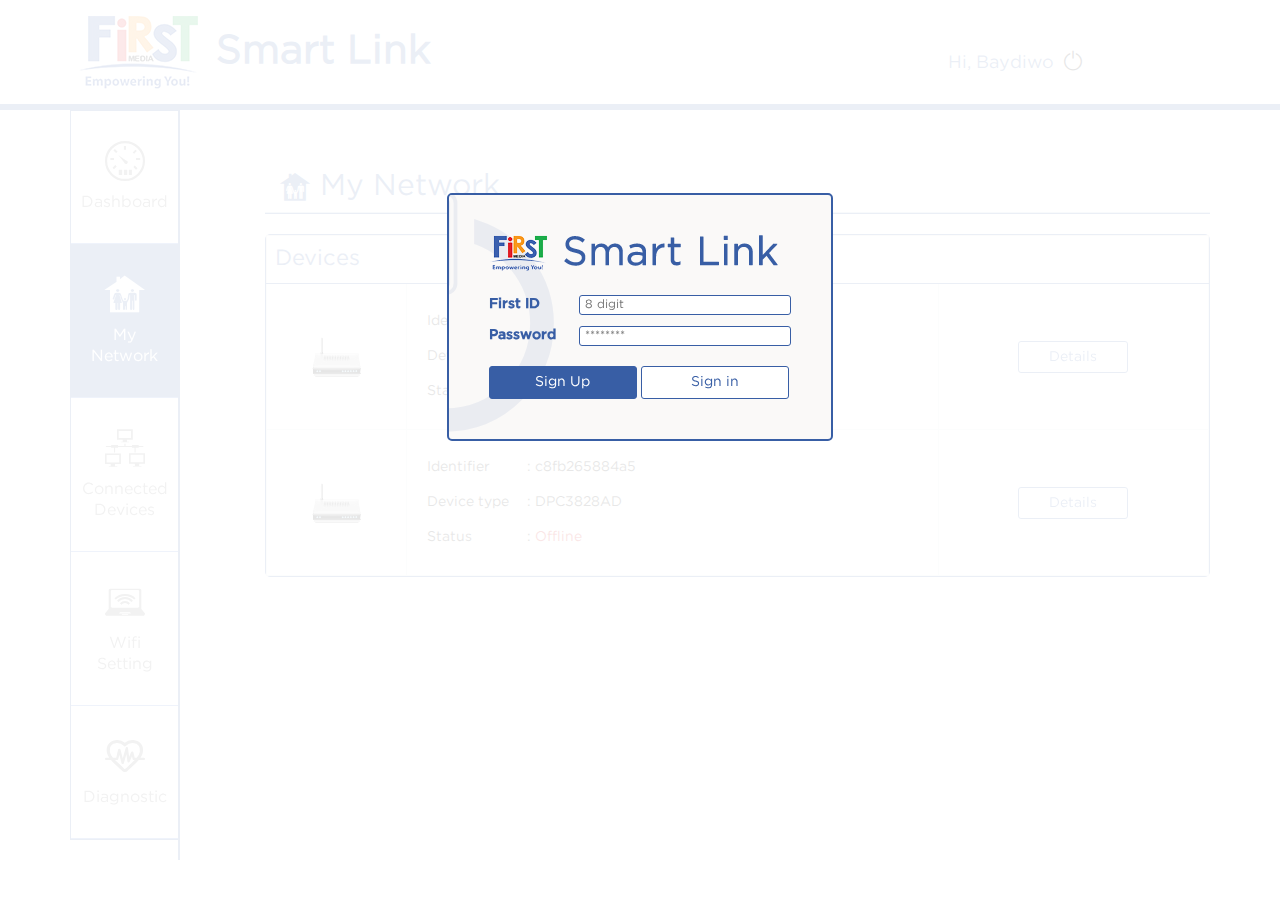
<file: index.html>
<!DOCTYPE html>
<html lang="en" class="no-js">
  <head>
    <meta charset="utf-8">
    <meta http-equiv="X-UA-Compatible" content="IE=edge">
    <meta name="viewport" content="width=device-width, initial-scale=1">
    <meta name="author" content="Bayu Adi Wibowo">
    <title>First Media Smart Link</title>

    <!-- Bootstrap -->
    <link href="css/bootstrap.css" rel="stylesheet">
    <link href="css/style.css" rel="stylesheet" media="screen">
    <link href="css/media.css" rel="stylesheet" media="all">

    <!-- overlaymenu -->
    <link rel="stylesheet" type="text/css" href="css/overlay-menu.css" />
    <script src="js/modernizr.custom.js"></script>

    <!-- HTML5 shim and Respond.js for IE8 support of HTML5 elements and media queries -->
    <!-- WARNING: Respond.js doesn't work if you view the page via file:// -->
    <!--[if lt IE 9]>
      <script src="https://oss.maxcdn.com/html5shiv/3.7.2/html5shiv.min.js"></script>
      <script src="https://oss.maxcdn.com/respond/1.4.2/respond.min.js"></script>
    <![endif]-->
  </head>
  <body>
    <!-- login overlay -->
    <div class="login-overlay">
        <div class="container-fluid">
            <div class="col-md-4 col-md-offset-4 col-sm-6 col-sm-offset-3 col-xs-12">
                <div class="box">
                    <i class="flaticon-log-off bg-logoff"></i>
                    <div class="form-login">
                        <div class="login-head pull-left">
                            <img src="img/logo-login.png" alt="Back to First Media" class="img-responsive">
                        </div>
                        <form>
                            <dl class="dl-horizontal">
                                <dt>First ID </dt>
                                <dd><input type="text" class="form-acs" placeholder="8 digit"></dd>
                                <dt>Password </dt>
                                <dd><input type="password" class="form-acs" placeholder="********"></dd>
                            </dl>
                            <a href="http://my.firstmedia.com/" class="more-details btn-sign-in sign-up hvr-rectangle-out">Sign Up</a>
                            <input type="submit" class="more-details btn-sign-in sign-in hvr-rectangle-out" value="Sign in">
                        </form>
                    </div>
                    <div class="clearfix"></div>
                </div>
            </div>
        </div>
    </div>
    <!-- end of login overlay -->

    <header>
        <div class="container">
            <div class="row">
                <div class="col-md-5 pull-left col-xs-12">
                    <div class="logo">
                        <img src="img/logo.jpg" alt="Back to First Media" class="pull-left img-responsive"> <h1 class="pull-left">Smart Link</h1>
                    </div>
                </div>
                <div class="col-md-3 pull-right col-xs-12">
                    <div class="current-user">
                        <span class="user-name">Hi, Baydiwo</span>
                        <span class="log-off"><a href=""><i class="flaticon-log-off"></i></a></span>
                        <button id="trigger-overlay" type="button" class="navbar-toggle collapsed">
                            <span class="sr-only">Toggle navigation</span>
                            <span class="icon-bar"></span>
                            <span class="icon-bar"></span>
                            <span class="icon-bar"></span>
                        </button>
                    </div>

                </div>
            </div>
        </div>
    </header>
    <article>
        <div class="container">
            <div class="row">
                <div class="col-md-2 col-sm-12 col-xs-12">
                    <nav>
                        <ul class="list-unstyled">
                            <li class="disabled">
                                <a href="dashboard.html" class="hvr-sweep-to-left">
                                    <i class="flaticon-dashboard"></i>
                                    <span>Dashboard</span>
                                </a>
                            </li>
                            <li class="active">
                                <a href="my-network.html" class="hvr-sweep-to-left">
                                    <i class="flaticon-my-network "></i>
                                    <span>My <br> Network</span>
                                </a>
                            </li>
                            <li class="disabled">
                                <a href="connected-devices.html" class="hvr-sweep-to-left">
                                    <i class="flaticon-connected-devices"></i>
                                    <span>Connected <br> Devices</span>
                                </a>
                            </li>
                            <li class="disabled">
                                <a href="wifi-setting.html" class="hvr-sweep-to-left">
                                    <i class="flaticon-wifi-setting"></i>
                                    <span>Wifi <br> Setting</span>
                                </a>
                            </li>
                            <li class="disabled">
                                <a href="diagnostic.html" class="hvr-sweep-to-left">
                                    <i class="flaticon-diagnostic"></i>
                                    <span>Diagnostic</span>
                                </a>
                            </li>
                        </ul>
                    </nav>
                </div><!-- left-sidebar -->
                <div class="clearfix visible-xs-block visible-sm-block"></div>
                <div class="col-md-10">
                    <div class="dashboard my-network">
                        <div class="row">
                            <div class="col-md-12">
                                <div class="page-title">
                                    <i class="flaticon-my-network"></i><h2>My Network</h2>
                                </div>
                            </div>
                        </div><!-- row -->
                        <div class="row">
                            <div class="col-md-12">
                                <div class="page-content content-my-network">
                                    <table class="table table-bordered table-my-network">
                                        <tr>
                                            <th colspan="3">Devices</th>
                                        </tr>
                                        <tr>
                                            <td>
                                                <div class="device-image">
                                                    <img src="img/device1.jpg" alt="">
                                                </div>
                                            </td>
                                            <td>
                                                <div class="info">
                                                    <dl class="dl-horizontal">
                                                        <dt>Identifier</dt><dd>: c8fb265884a5</dd>
                                                        <dt>Device type</dt><dd>: DPC3828AD</dd>
                                                        <dt>Status</dt><dd>:<span class="green"> Online</span></dd>
                                                    </dl>
                                                </div>
                                            </td>
                                            <td>
                                                <a href="dashboard.html" class="more-details hvr-rectangle-out">Details</a>
                                            </td>
                                        </tr>
                                        <tr>
                                            <td>
                                                <div class="device-image">
                                                    <img src="img/device1.jpg" alt="">
                                                </div>
                                            </td>
                                            <td>
                                                <div class="info">
                                                    <dl class="dl-horizontal">
                                                        <dt>Identifier</dt><dd>: c8fb265884a5</dd>
                                                        <dt>Device type</dt><dd>: DPC3828AD</dd>
                                                        <dt>Status</dt><dd>:<span class="red"> Offline</span></dd>
                                                    </dl>
                                                </div>
                                            </td>
                                            <td>
                                                <a href="#" class="more-details hvr-rectangle-out">Details</a>
                                            </td>
                                        </tr>
                                    </table>
                                </div>
                            </div>
                        </div>
                    </div>
                </div><!-- rightbar -->
            </div>
        </div><!-- container -->
    </article>
    <!-- open/close -->
    <div class="overlay overlay-hugeinc">
        <button type="button" class="overlay-close">Close</button>
        <nav>
            <ul>
                <li class="disabled">
                    <a href="dashboard.html">
                        <i class="flaticon-dashboard"></i>
                        <span>Dashboard</span>
                    </a>
                </li>
                <li class="active">
                    <a href="index.html">
                        <i class="flaticon-my-network "></i>
                        <span>My <br class="none"> Network</span>
                    </a>
                </li>
                <li class="disabled">
                    <a href="connected-devices.html">
                        <i class="flaticon-connected-devices"></i>
                        <span>Connected <br class="none"> Devices</span>
                    </a>
                </li>
                <li class="disabled">
                    <a href="wifi-setting.html">
                        <i class="flaticon-wifi-setting"></i>
                        <span>Wifi <br class="none"> Setting</span>
                    </a>
                </li>
                <li class="disabled">
                    <a href="diagnostic.html">
                        <i class="flaticon-diagnostic"></i>
                        <span>Diagnostic</span>
                    </a>
                </li>
            </ul>
        </nav>
    </div>
    <!-- jQuery (necessary for Bootstrap's JavaScript plugins) -->
    <script src="js/jquery.js"></script>
    <script src="js/scripts.js"></script>
    <!-- Include all compiled plugins (below), or include individual files as needed -->
    <script src="js/bootstrap.min.js"></script>

    <!-- overlaymenu dependencies -->
    <script src="js/classie.js"></script>
    <script src="js/demo1.js"></script>
    <!-- <div>Icons made by <a href="http://www.flaticon.com/authors/freepik" title="Freepik">Freepik</a>, <a href="http://www.flaticon.com/authors/simpleicon" title="SimpleIcon">SimpleIcon</a>, <a href="http://www.flaticon.com/authors/google" title="Google">Google</a> from <a href="http://www.flaticon.com" title="Flaticon">www.flaticon.com</a>             is licensed by <a href="http://creativecommons.org/licenses/by/3.0/" title="Creative Commons BY 3.0">CC BY 3.0</a></div> -->
  </body>
</html>
</file>
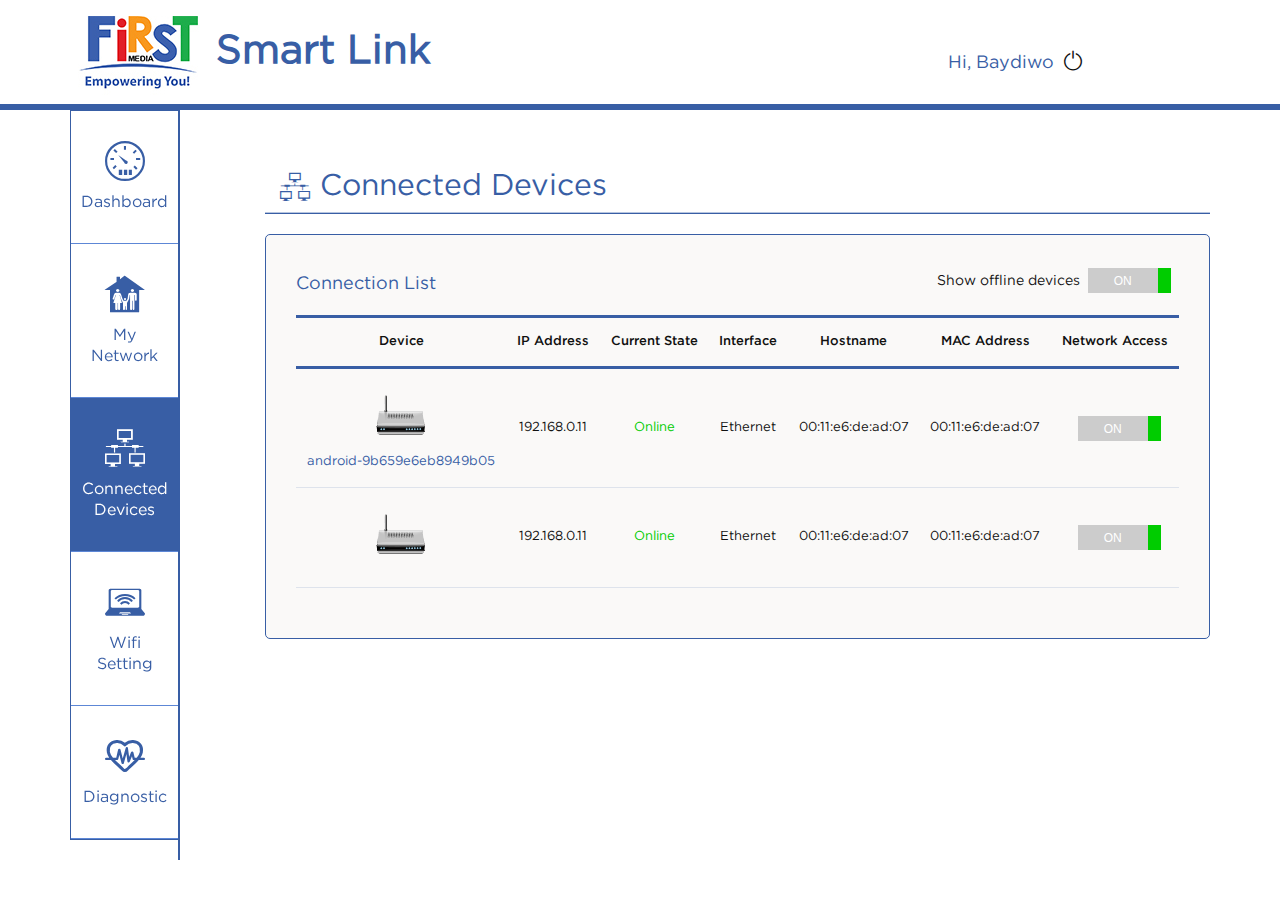
<file: connected-devices.html>
<!DOCTYPE html>
<html lang="en" class="no-js">
  <head>
    <meta charset="utf-8">
    <meta http-equiv="X-UA-Compatible" content="IE=edge">
    <meta name="viewport" content="width=device-width, initial-scale=1">
    <meta name="author" content="Bayu Adi Wibowo">
    <title>First Media Smart Link</title>

    <!-- Bootstrap -->
    <link href="css/bootstrap.css" rel="stylesheet">
    <link href="css/style.css" rel="stylesheet" media="screen">
    <link href="css/media.css" rel="stylesheet" media="all">

    <!-- overlaymenu -->
    <link rel="stylesheet" type="text/css" href="css/overlay-menu.css" />
    <script src="js/modernizr.custom.js"></script>

    <!-- HTML5 shim and Respond.js for IE8 support of HTML5 elements and media queries -->
    <!-- WARNING: Respond.js doesn't work if you view the page via file:// -->
    <!--[if lt IE 9]>
      <script src="https://oss.maxcdn.com/html5shiv/3.7.2/html5shiv.min.js"></script>
      <script src="https://oss.maxcdn.com/respond/1.4.2/respond.min.js"></script>
    <![endif]-->
  </head>
  <body>
    <header>
        <div class="container">
            <div class="row">
                <div class="col-md-5 pull-left col-xs-12">
                    <div class="logo">
                        <img src="img/logo.jpg" alt="Back to First Media" class="pull-left img-responsive"> <h1 class="pull-left">Smart Link</h1>
                    </div>
                </div>
                <div class="col-md-3 pull-right col-xs-12">
                    <div class="current-user">
                        <span class="user-name">Hi, Baydiwo</span>
                        <span class="log-off"><a href=""><i class="flaticon-log-off"></i></a></span>
                        <button id="trigger-overlay" type="button" class="navbar-toggle collapsed">
                            <span class="sr-only">Toggle navigation</span>
                            <span class="icon-bar"></span>
                            <span class="icon-bar"></span>
                            <span class="icon-bar"></span>
                        </button>
                    </div>

                </div>
            </div>
        </div>
    </header>
    <article>
        <div class="container">
            <div class="row">
                <div class="col-md-2">
                    <nav>
                        <ul class="list-unstyled">
                            <li>
                                <a href="dashboard.html" class="hvr-sweep-to-left">
                                    <i class="flaticon-dashboard"></i>
                                    <span>Dashboard</span>
                                </a>
                            </li>
                            <li>
                                <a href="my-network.html" class="hvr-sweep-to-left">
                                    <i class="flaticon-my-network "></i>
                                    <span>My <br> Network</span>
                                </a>
                            </li>
                            <li class="active">
                                <a href="connected-devices.html" class="hvr-sweep-to-left">
                                    <i class="flaticon-connected-devices"></i>
                                    <span>Connected <br> Devices</span>
                                </a>
                            </li>
                            <li>
                                <a href="wifi-setting.html" class="hvr-sweep-to-left">
                                    <i class="flaticon-wifi-setting"></i>
                                    <span>Wifi <br> Setting</span>
                                </a>
                            </li>
                            <li>
                                <a href="diagnostic.html" class="hvr-sweep-to-left">
                                    <i class="flaticon-diagnostic"></i>
                                    <span>Diagnostic</span>
                                </a>
                            </li>
                        </ul>
                    </nav>
                </div><!-- left-sidebar -->
                <div class="clearfix visible-xs-block visible-sm-block"></div>
                <div class="col-md-10">
                    <div class="dashboard connected-devices">
                        <div class="row">
                            <div class="col-md-12">
                                <div class="page-title">
                                    <i class="flaticon-connected-devices"></i><h2>Connected Devices</h2>
                                </div>
                            </div>
                        </div><!-- row -->
                        <div class="row">
                            <div class="col-md-12">
                                <div class="page-content content-connected-devices">
                                    <div class="row">
                                        <div class="col-md-6 pull-left">
                                            <h4>Connection List</h4>
                                        </div>
                                        <div class="col-md-6 pull-right">
                                            <div class="toggle" >
                                                <div class="formField"><label>Show offline devices</label></div>
                                                <div class="formValue">
                                                    <div id="slider-frame-26" class="slider-frame on">
                                                        <span id="slider-button-26" class="slider-button">ON</span>
                                                    </div>
                                                </div>
                                            </div><!-- toggle -->
                                        </div>
                                    </div>
                                    <table class="table table-condensed table-connected-devices">
                                        <tr>
                                            <th>Device</th>
                                            <th>IP Address</th>
                                            <th>Current State</th>
                                            <th>Interface</th>
                                            <th>Hostname</th>
                                            <th>MAC Address</th>
                                            <th>Network Access</th>
                                        </tr>
                                        <tr>
                                            <td><div class="device-image"><a title="Choose Icon" data-toggle="modal" data-target=".chooseDeviceIcon"><img src="img/devices/cisco_icon_64.png" alt="Router"><br/>android-9b659e6eb8949b05</a></div></td>
                                            <td>192.168.0.11</td>
                                            <td><span class="green">Online</span></td>
                                            <td>Ethernet</td>
                                            <td>00:11:e6:de:ad:07</td>
                                            <td>00:11:e6:de:ad:07</td>
                                            <td>
                                                <div class="toggle" >
                                                    <div class="formValue">
                                                        <div id="slider-frame-27" class="slider-frame on">
                                                            <span id="slider-button-27" class="slider-button">ON</span>
                                                        </div>
                                                    </div>
                                                </div><!-- toggle -->
                                            </td>
                                        </tr>
                                        <tr>
                                            <td><div class="device-image"><img src="img/devices/cisco_icon_64.png" alt=""></div></td>
                                            <td>192.168.0.11</td>
                                            <td><span class="green">Online</span></td>
                                            <td>Ethernet</td>
                                            <td>00:11:e6:de:ad:07</td>
                                            <td>00:11:e6:de:ad:07</td>
                                            <td>
                                                <div class="toggle" >
                                                    <div class="formValue">
                                                        <div id="slider-frame-28" class="slider-frame on">
                                                            <span id="slider-button-28" class="slider-button">ON</span>
                                                        </div>
                                                    </div>
                                                </div><!-- toggle -->
                                            </td>
                                        </tr>
                                    </table>
                                </div>
                            </div>
                        </div>
                    </div>
                </div><!-- rightbar -->
            </div>
        </div><!-- container -->
    </article>
    <!-- open/close -->
    <div class="overlay overlay-hugeinc">
        <button type="button" class="overlay-close">Close</button>
        <nav>
            <ul>
                <li class="active">
                    <a href="dashboard.html">
                        <i class="flaticon-dashboard"></i>
                        <span>Dashboard</span>
                    </a>
                </li>
                <li>
                    <a href="my-network.html">
                        <i class="flaticon-my-network "></i>
                        <span>My <br class="none"> Network</span>
                    </a>
                </li>
                <li>
                    <a href="connected-devices.html">
                        <i class="flaticon-connected-devices"></i>
                        <span>Connected <br class="none"> Devices</span>
                    </a>
                </li>
                <li>
                    <a href="wifi-setting.html">
                        <i class="flaticon-wifi-setting"></i>
                        <span>Wifi <br class="none"> Setting</span>
                    </a>
                </li>
                <li>
                    <a href="diagnostic.html">
                        <i class="flaticon-diagnostic"></i>
                        <span>Diagnostic</span>
                    </a>
                </li>
            </ul>
        </nav>
    </div>

    <!-- modal -->
    <div class="modal fade chooseDeviceIcon" tabindex="-1" role="dialog" aria-labelledby="chooseDeviceIcon" aria-hidden="true">
        <div class="modal-dialog">
            <div class="modal-content">
                <div class="modal-body">
                    <div class="container-fluid">
                        <div class="row">
                        <form action="">
                            <div class="col-sm-3 col-xs-12">
                                <div class="current-icon">
                                    <h5>Current Icon</h5>
                                    <img src="img/devices/cisco_icon_64.png" alt="device">
                                    <div class="clearfix"></div>
                                    <input type="text" class="form-acs" value="android-9b659e6eb8949b05">
                                </div>
                            </div>
                            <div class="col-sm-6 col-xs-12">
                                <div class="select-icon">
                                    <h5>Select Icon</h5>
                                    <ul class="list-inline">
                                        <li><a href="#"><img src="img/devices/laptop_icon_64.png" alt=""></a></li>
                                        <li><a href="#"><img src="img/devices/pc_icon_64.png" alt=""></a></li>
                                        <li><a href="#"><img src="img/devices/stb_icon_64.png" alt=""></a></li>
                                        <li><a href="#"><img src="img/devices/tablet_icon_64.png" alt=""></a></li>
                                        <li><a href="#"><img src="img/devices/phone_icon_64.png" alt=""></a></li>
                                        <li><a href="#"><img src="img/devices/game_icon_64.png" alt=""></a></li>
                                        <li><a href="#"><img src="img/devices/modem_icon_64.png" alt=""></a></li>
                                        <li><a href="#"><img src="img/devices/cisco_icon_64.png" alt=""></a></li>
                                    </ul>
                                </div>
                            </div>
                            <div class="col-sm-3 col-xs-12">
                                <div class="action-icon">
                                    <input type="submit" class="more-details hvr-rectangle-out" value="Apply">
                                    <input type="submit" class="more-details hvr-rectangle-out" value="Cancel">
                                </div>
                            </div>
                        </div>
                        </form>
                    </div> <!--container fluid -->
                </div>
            </div>
        </div>
    </div>

    <!-- jQuery (necessary for Bootstrap's JavaScript plugins) -->
    <script src="js/jquery.js"></script>
    <script src="js/jquery-ui.js"></script>
    <script>
    $(document).ready(function($) {
        $(".toggle div[id]").click(function() {
            var toggleid = this.id;
            var num = toggleid.replace( /^\D+/g, '');
            $('#slider-button-'+num).html($('#slider-button-'+num).text() == 'ON' ? 'OFF' : 'ON');
            $( this ).toggleClass( "on", 50, "linear");
        });
    });
    </script>
    <!-- Include all compiled plugins (below), or include individual files as needed -->
    <script src="js/bootstrap.min.js"></script>

    <!-- overlaymenu dependencies -->
    <script src="js/classie.js"></script>
    <script src="js/demo1.js"></script>
    <!-- <div>Icons made by <a href="http://www.flaticon.com/authors/freepik" title="Freepik">Freepik</a>, <a href="http://www.flaticon.com/authors/simpleicon" title="SimpleIcon">SimpleIcon</a>, <a href="http://www.flaticon.com/authors/google" title="Google">Google</a> from <a href="http://www.flaticon.com" title="Flaticon">www.flaticon.com</a>             is licensed by <a href="http://creativecommons.org/licenses/by/3.0/" title="Creative Commons BY 3.0">CC BY 3.0</a></div> -->
  </body>
</html>
</file>
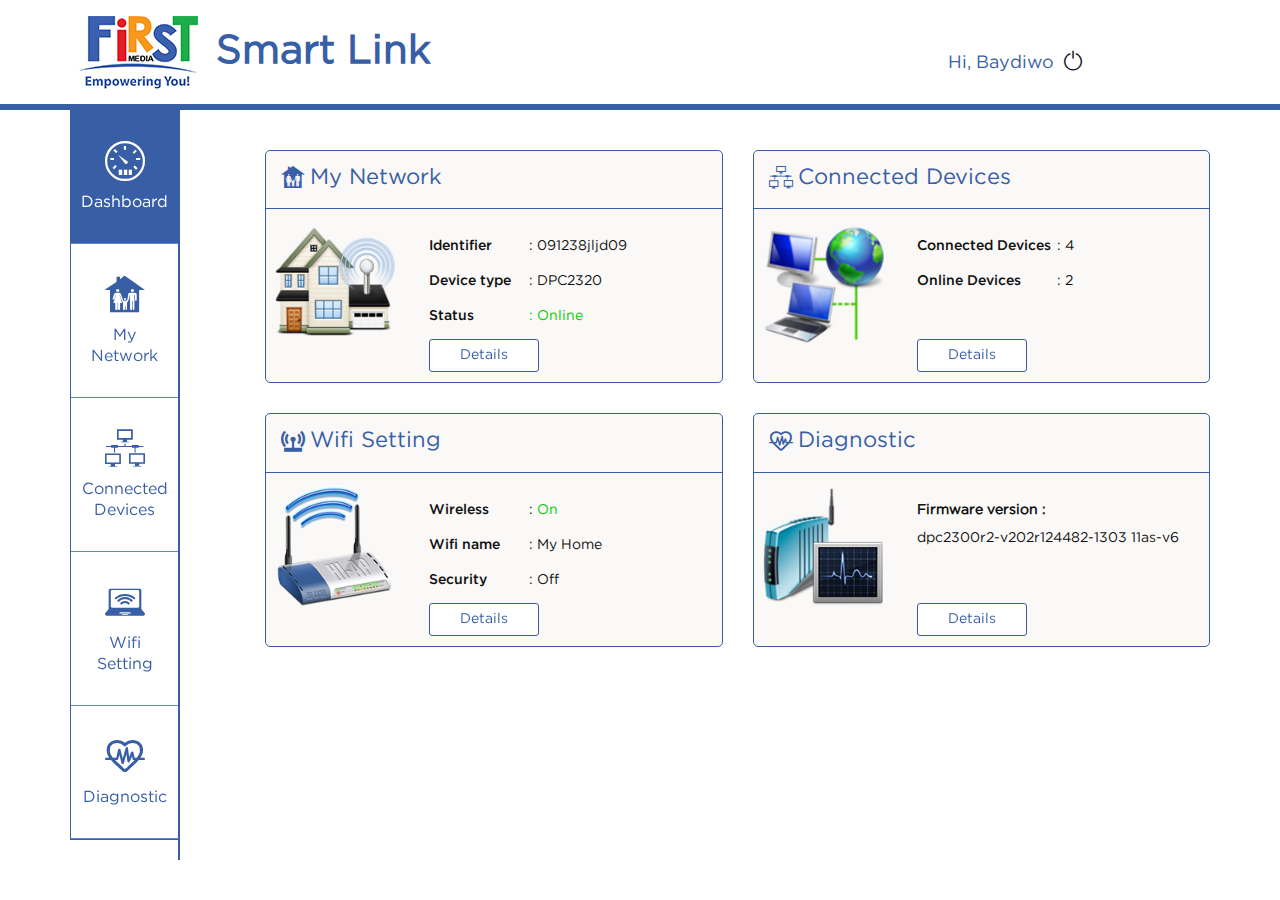
<file: dashboard.html>
<!DOCTYPE html>
<html lang="en" class="no-js">
  <head>
    <meta charset="utf-8">
    <meta http-equiv="X-UA-Compatible" content="IE=edge">
    <meta name="viewport" content="width=device-width, initial-scale=1">
    <meta name="author" content="Bayu Adi Wibowo">
    <title>First Media Smart Link</title>

    <!-- Bootstrap -->
    <link href="css/bootstrap.css" rel="stylesheet">
    <link href="css/style.css" rel="stylesheet" media="screen">
    <link href="css/media.css" rel="stylesheet" media="all">

    <!-- overlaymenu -->
    <link rel="stylesheet" type="text/css" href="css/overlay-menu.css" />
    <script src="js/modernizr.custom.js"></script>

    <!-- HTML5 shim and Respond.js for IE8 support of HTML5 elements and media queries -->
    <!-- WARNING: Respond.js doesn't work if you view the page via file:// -->
    <!--[if lt IE 9]>
      <script src="https://oss.maxcdn.com/html5shiv/3.7.2/html5shiv.min.js"></script>
      <script src="https://oss.maxcdn.com/respond/1.4.2/respond.min.js"></script>
    <![endif]-->
  </head>
  <body>
    <header>
        <div class="container">
            <div class="row">
                <div class="col-md-5 pull-left col-xs-12">
                    <div class="logo">
                        <img src="img/logo.jpg" alt="Back to First Media" class="pull-left img-responsive"> <h1 class="pull-left">Smart Link</h1>
                    </div>
                </div>
                <div class="col-md-3 pull-right col-xs-12">
                    <div class="current-user">
                        <span class="user-name">Hi, Baydiwo</span>
                        <span class="log-off"><a href=""><i class="flaticon-log-off"></i></a></span>
                        <button id="trigger-overlay" type="button" class="navbar-toggle collapsed">
                            <span class="sr-only">Toggle navigation</span>
                            <span class="icon-bar"></span>
                            <span class="icon-bar"></span>
                            <span class="icon-bar"></span>
                        </button>
                    </div>

                </div>
            </div>
        </div>
    </header>
    <article>
        <div class="container">
            <div class="row">
                <div class="col-md-2 col-sm-12">
                    <nav>
                        <ul class="list-unstyled">
                            <li class="active">
                                <a href="dashboard.html" class="hvr-sweep-to-left">
                                    <i class="flaticon-dashboard"></i>
                                    <span>Dashboard</span>
                                </a>
                            </li>
                            <li>
                                <a href="my-network.html" class="hvr-sweep-to-left">
                                    <i class="flaticon-my-network "></i>
                                    <span>My <br class="none"> Network</span>
                                </a>
                            </li>
                            <li>
                                <a href="connected-devices.html" class="hvr-sweep-to-left">
                                    <i class="flaticon-connected-devices"></i>
                                    <span>Connected <br class="none"> Devices</span>
                                </a>
                            </li>
                            <li>
                                <a href="wifi-setting.html" class="hvr-sweep-to-left">
                                    <i class="flaticon-wifi-setting"></i>
                                    <span>Wifi <br class="none"> Setting</span>
                                </a>
                            </li>
                            <li>
                                <a href="diagnostic.html" class="hvr-sweep-to-left">
                                    <i class="flaticon-diagnostic"></i>
                                    <span>Diagnostic</span>
                                </a>
                            </li>
                        </ul>
                    </nav>
                </div><!-- left-sidebar -->
                <div class="clearfix visible-xs-block visible-sm-block"></div>
                <div class="col-md-10 col-sm-12">
                    <div class="dashboard">
                        <div class="row">
                            <div class="col-md-6 col-sm-6 col-xs-12">
                                <div class="box box-my-network pull-left">
                                    <div class="title pull-left">
                                        <i class="flaticon-my-network"></i><h3>My Network</h3>
                                    </div>
                                    <div class="details pull-left">
                                        <div class="row">
                                            <div class="col-xs-4">
                                                <div class="icon">
                                                    <img class="img-responsive" src="img/icon-mynetwork.jpg" alt="My Network">
                                                </div>
                                            </div>
                                            <div class="col-xs-8">
                                                <div class="info">
                                                    <dl class="dl-horizontal">
                                                        <dt>Identifier</dt><dd>: 091238jljd09</dd>
                                                        <dt>Device type</dt><dd>: DPC2320</dd>
                                                        <dt>Status</dt><dd><span class="green">: Online</span></dd>
                                                    </dl>
                                                    <a href="my-network.html" class="more-details hvr-rectangle-out">Details</a>
                                                </div>
                                            </div>
                                        </div>
                                    </div>
                                </div><!-- box -->
                                <div class="box box-my-network box-2nd-row pull-left">
                                    <div class="title pull-left">
                                        <i class="flaticon-wifi-setting2"></i><h3>Wifi Setting</h3>
                                    </div>
                                    <div class="details pull-left">
                                        <div class="row">
                                            <div class="col-xs-4">
                                                <div class="icon">
                                                    <img class="img-responsive" src="img/icon-wifisetting.jpg" alt="My Network">
                                                </div>
                                            </div>
                                            <div class="col-xs-8">
                                                <div class="info">
                                                    <dl class="dl-horizontal">
                                                        <dt>Wireless</dt><dd>: <span class="green">On</span></dd>
                                                        <dt>Wifi name</dt><dd>: My Home</dd>
                                                        <dt>Security</dt><dd>: Off</dd>
                                                    </dl>
                                                    <a href="wifi-setting.html" class="more-details hvr-rectangle-out">Details</a>
                                                </div>
                                            </div>
                                        </div>
                                    </div>
                                </div><!-- box -->
                            </div>
                            <div class="col-md-6 col-sm-6 col-xs-12">
                                <div class="box box-connected-devices pull-left">
                                    <div class="title pull-left">
                                        <i class="flaticon-connected-devices"></i><h3>Connected Devices</h3>
                                    </div>
                                    <div class="details pull-left">
                                        <div class="row">
                                            <div class="col-xs-4">
                                                <div class="icon">
                                                    <img class="img-responsive" src="img/icon-connecteddevices.jpg" alt="Connected Device">
                                                </div>
                                            </div>
                                            <div class="col-xs-8">
                                                <div class="info">
                                                    <dl class="dl-horizontal">
                                                        <dt>Connected Devices</dt><dd>: 4</dd>
                                                        <dt>Online Devices</dt><dd>: 2</dd>
                                                    </dl>
                                                    <a href="connected-devices.html" class="more-details hvr-rectangle-out">Details</a>
                                                </div>
                                            </div>
                                        </div>
                                    </div>
                                </div><!-- box -->
                                <div class="box box-diagnostic box-2nd-row pull-left">
                                    <div class="title pull-left">
                                        <i class="flaticon-diagnostic"></i><h3>Diagnostic</h3>
                                    </div>
                                    <div class="details pull-left">
                                        <div class="row">
                                            <div class="col-xs-4">
                                                <div class="icon">
                                                    <img class="img-responsive" src="img/icon-diagnostics.jpg" alt="Diagnostic">
                                                </div>
                                            </div>
                                            <div class="col-xs-8">
                                                <div class="info">
                                                    <dl>
                                                        <dt>Firmware version :</dt><dd>dpc2300r2-v202r124482-1303
11as-v6</dd>
                                                    </dl>
                                                    <a href="diagnostic.html" class="more-details hvr-rectangle-out">Details</a>
                                                </div>
                                            </div>
                                        </div>
                                    </div>
                                </div><!-- box -->
                            </div>
                        </div>
                    </div>
                </div><!-- rightbar -->
            </div>
        </div><!-- container -->
    </article>
    <!-- open/close -->
    <div class="overlay overlay-hugeinc">
        <button type="button" class="overlay-close">Close</button>
        <nav>
            <ul>
                <li class="active">
                    <a href="dashboard.html">
                        <i class="flaticon-dashboard"></i>
                        <span>Dashboard</span>
                    </a>
                </li>
                <li>
                    <a href="my-network.html">
                        <i class="flaticon-my-network "></i>
                        <span>My <br class="none"> Network</span>
                    </a>
                </li>
                <li>
                    <a href="connected-devices.html">
                        <i class="flaticon-connected-devices"></i>
                        <span>Connected <br class="none"> Devices</span>
                    </a>
                </li>
                <li>
                    <a href="wifi-setting.html">
                        <i class="flaticon-wifi-setting"></i>
                        <span>Wifi <br class="none"> Setting</span>
                    </a>
                </li>
                <li>
                    <a href="diagnostic.html">
                        <i class="flaticon-diagnostic"></i>
                        <span>Diagnostic</span>
                    </a>
                </li>
            </ul>
        </nav>
    </div>
    <!-- jQuery (necessary for Bootstrap's JavaScript plugins) -->
    <script src="js/jquery.js"></script>
    <!-- Include all compiled plugins (below), or include individual files as needed -->
    <script src="js/bootstrap.min.js"></script>

    <!-- overlaymenu dependencies -->
    <script src="js/classie.js"></script>
    <script src="js/demo1.js"></script>
    <!-- <div>Icons made by <a href="http://www.flaticon.com/authors/freepik" title="Freepik">Freepik</a>, <a href="http://www.flaticon.com/authors/simpleicon" title="SimpleIcon">SimpleIcon</a>, <a href="http://www.flaticon.com/authors/google" title="Google">Google</a> from <a href="http://www.flaticon.com" title="Flaticon">www.flaticon.com</a>             is licensed by <a href="http://creativecommons.org/licenses/by/3.0/" title="Creative Commons BY 3.0">CC BY 3.0</a></div> -->
  </body>
</html>
</file>
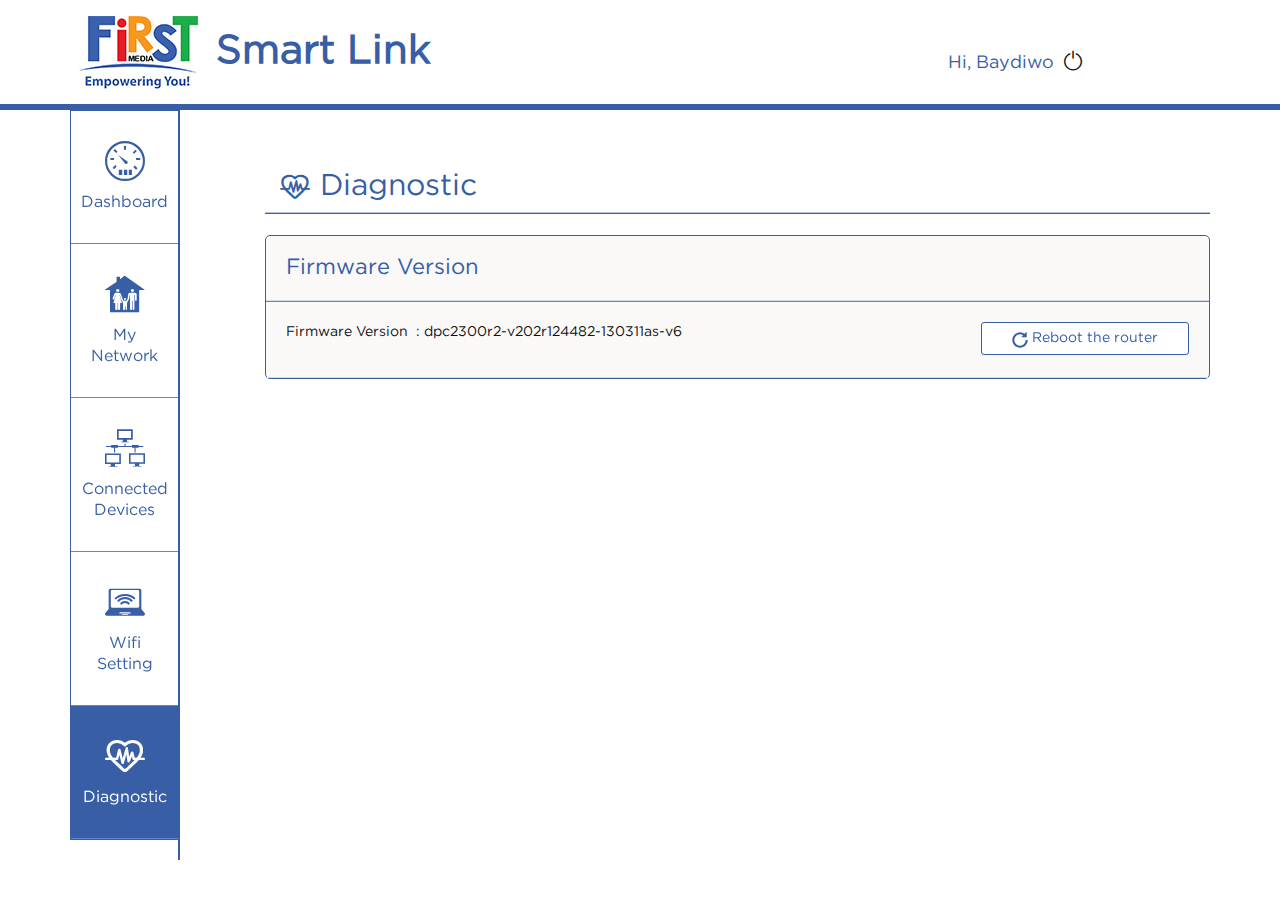
<file: diagnostic.html>
<!DOCTYPE html>
<html lang="en" class="no-js">
  <head>
    <meta charset="utf-8">
    <meta http-equiv="X-UA-Compatible" content="IE=edge">
    <meta name="viewport" content="width=device-width, initial-scale=1">
    <meta name="author" content="Bayu Adi Wibowo">
    <title>First Media Smart Link</title>

    <!-- Bootstrap -->
    <link href="css/bootstrap.css" rel="stylesheet">
    <link href="css/style.css" rel="stylesheet" media="screen">
    <link href="css/media.css" rel="stylesheet" media="all">

    <!-- overlaymenu -->
    <link rel="stylesheet" type="text/css" href="css/overlay-menu.css" />
    <script src="js/modernizr.custom.js"></script>

    <!-- HTML5 shim and Respond.js for IE8 support of HTML5 elements and media queries -->
    <!-- WARNING: Respond.js doesn't work if you view the page via file:// -->
    <!--[if lt IE 9]>
      <script src="https://oss.maxcdn.com/html5shiv/3.7.2/html5shiv.min.js"></script>
      <script src="https://oss.maxcdn.com/respond/1.4.2/respond.min.js"></script>
    <![endif]-->
  </head>
  <body>
    <header>
        <div class="container">
            <div class="row">
                <div class="col-md-5 pull-left col-xs-12">
                    <div class="logo">
                        <img src="img/logo.jpg" alt="Back to First Media" class="pull-left img-responsive"> <h1 class="pull-left">Smart Link</h1>
                    </div>
                </div>
                <div class="col-md-3 pull-right col-xs-12">
                    <div class="current-user">
                        <span class="user-name">Hi, Baydiwo</span>
                        <span class="log-off"><a href=""><i class="flaticon-log-off"></i></a></span>
                        <button id="trigger-overlay" type="button" class="navbar-toggle collapsed">
                            <span class="sr-only">Toggle navigation</span>
                            <span class="icon-bar"></span>
                            <span class="icon-bar"></span>
                            <span class="icon-bar"></span>
                        </button>
                    </div>

                </div>
            </div>
        </div>
    </header>
    <article>
        <div class="container">
            <div class="row">
                <div class="col-md-2">
                    <nav>
                        <ul class="list-unstyled">
                            <li>
                                <a href="dashboard.html" class="hvr-sweep-to-left">
                                    <i class="flaticon-dashboard"></i>
                                    <span>Dashboard</span>
                                </a>
                            </li>
                            <li>
                                <a href="my-network.html" class="hvr-sweep-to-left">
                                    <i class="flaticon-my-network "></i>
                                    <span>My <br> Network</span>
                                </a>
                            </li>
                            <li>
                                <a href="connected-devices.html" class="hvr-sweep-to-left">
                                    <i class="flaticon-connected-devices"></i>
                                    <span>Connected <br> Devices</span>
                                </a>
                            </li>
                            <li>
                                <a href="wifi-setting.html" class="hvr-sweep-to-left">
                                    <i class="flaticon-wifi-setting"></i>
                                    <span>Wifi <br> Setting</span>
                                </a>
                            </li>
                            <li class="active">
                                <a href="diagnostic.html" class="hvr-sweep-to-left">
                                    <i class="flaticon-diagnostic"></i>
                                    <span>Diagnostic</span>
                                </a>
                            </li>
                        </ul>
                    </nav>
                </div><!-- left-sidebar -->
                <div class="clearfix visible-xs-block visible-sm-block"></div>
                <div class="col-md-10">
                    <div class="dashboard diagnostic">
                        <div class="row">
                            <div class="col-md-12">
                                <div class="page-title">
                                    <div class="pull-left">
                                        <i class="flaticon-diagnostic"></i><h2>Diagnostic</h2>
                                    </div>
                                    <div class="clearfix"></div>
                                </div>
                            </div>
                        </div><!-- row -->
                        <!-- alert -->
                        <div class="row">
                            <div class="col-md-12">
                                <div class="alert alert-warning alert-dismissible fade in" role="alert">
                                    <button type="button" class="close" id="close-notif" aria-label="Close"><span aria-hidden="true">×</span></button>
                                    <strong>Please Wait!</strong> we are applying your changes.
                                </div>
                            </div>
                        </div>
                        <!-- endofalert -->
                        <div class="row">
                            <div class="col-md-12">
                                <div class="page-content content-diagnostic">
                                    <div class="box-title"><h3>Firmware Version</h3></div>
                                    <div class="setup">
                                        <dl class="dl-horizontal pull-left">
                                            <dt>Firmware Version</dt>
                                            <dd>: dpc2300r2-v202r124482-130311as-v6</dd>
                                        </dl>
                                        <div class="reboot pull-right">
                                            <!-- <input type="submit" class="more-details hvr-rectangle-out" value="Reboot the router"> -->

                                            <button type="submit" id="show-notif" class="more-details hvr-rectangle-out"><span class="glyphicon glyphicon-repeat" aria-hidden="true"></span> Reboot the router</button>
                                        </div>
                                        <div class="clearfix"></div>
                                    </div><!-- setup -->
                                </div>
                            </div>
                        </div>
                    </div>
                </div><!-- rightbar -->
            </div>
        </div><!-- container -->
    </article>
    <!-- open/close -->
    <div class="overlay overlay-hugeinc">
        <button type="button" class="overlay-close">Close</button>
        <nav>
            <ul>
                <li class="active">
                    <a href="dashboard.html">
                        <i class="flaticon-dashboard"></i>
                        <span>Dashboard</span>
                    </a>
                </li>
                <li>
                    <a href="my-network.html">
                        <i class="flaticon-my-network "></i>
                        <span>My <br class="none"> Network</span>
                    </a>
                </li>
                <li>
                    <a href="connected-devices.html">
                        <i class="flaticon-connected-devices"></i>
                        <span>Connected <br class="none"> Devices</span>
                    </a>
                </li>
                <li>
                    <a href="wifi-setting.html">
                        <i class="flaticon-wifi-setting"></i>
                        <span>Wifi <br class="none"> Setting</span>
                    </a>
                </li>
                <li>
                    <a href="diagnostic.html">
                        <i class="flaticon-diagnostic"></i>
                        <span>Diagnostic</span>
                    </a>
                </li>
            </ul>
        </nav>
    </div>
    <!-- jQuery (necessary for Bootstrap's JavaScript plugins) -->
    <script src="js/jquery.js"></script>
    <script src="js/scripts.js"></script>
    <!-- Include all compiled plugins (below), or include individual files as needed -->
    <script src="js/bootstrap.min.js"></script>

    <!-- overlaymenu dependencies -->
    <script src="js/classie.js"></script>
    <script src="js/demo1.js"></script>
    <!-- <div>Icons made by <a href="http://www.flaticon.com/authors/freepik" title="Freepik">Freepik</a>, <a href="http://www.flaticon.com/authors/simpleicon" title="SimpleIcon">SimpleIcon</a>, <a href="http://www.flaticon.com/authors/google" title="Google">Google</a> from <a href="http://www.flaticon.com" title="Flaticon">www.flaticon.com</a>             is licensed by <a href="http://creativecommons.org/licenses/by/3.0/" title="Creative Commons BY 3.0">CC BY 3.0</a></div> -->
  </body>
</html>
</file>
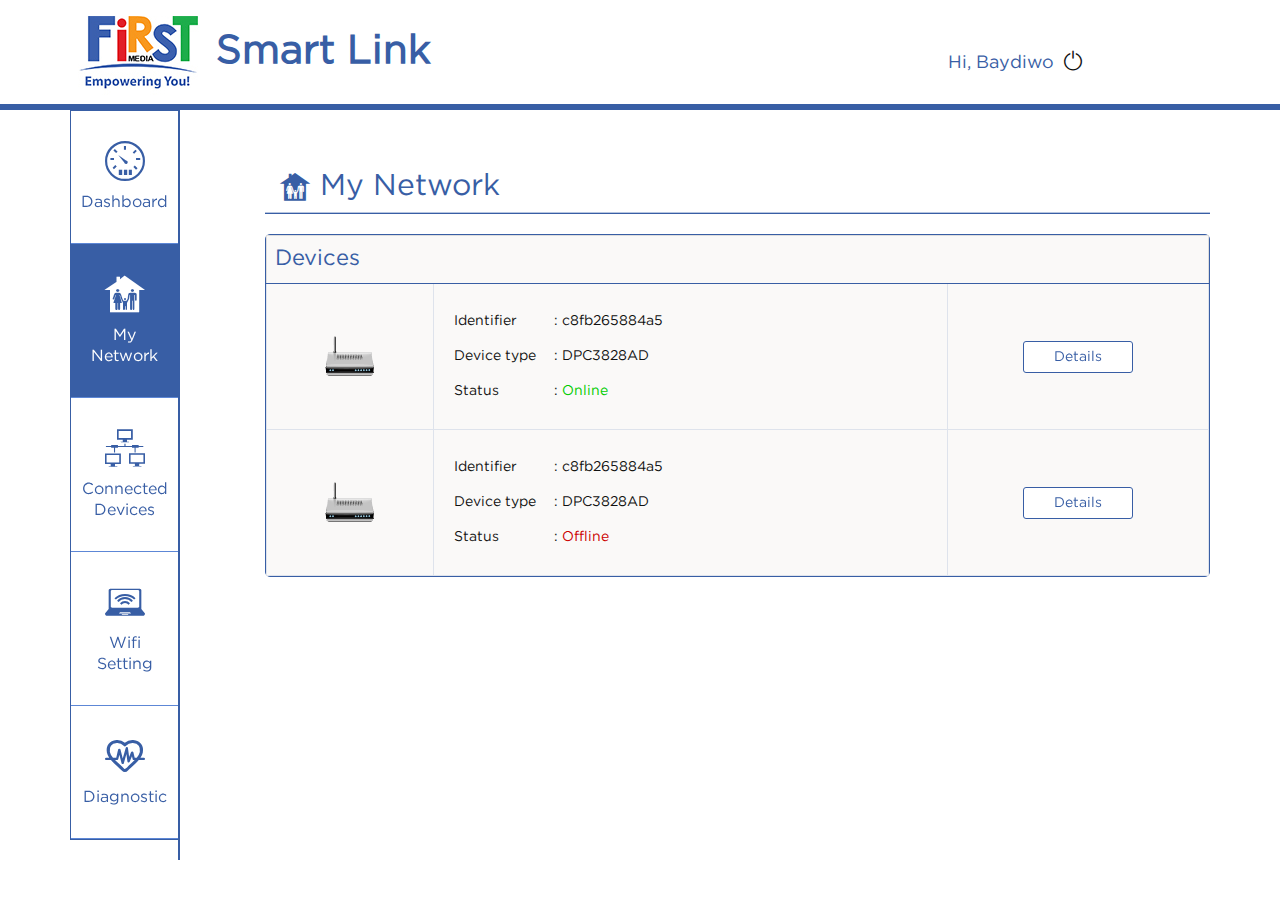
<file: my-network.html>
<!DOCTYPE html>
<html lang="en" class="no-js">
  <head>
    <meta charset="utf-8">
    <meta http-equiv="X-UA-Compatible" content="IE=edge">
    <meta name="viewport" content="width=device-width, initial-scale=1">
    <meta name="author" content="Bayu Adi Wibowo">
    <title>First Media Smart Link</title>

    <!-- Bootstrap -->
    <link href="css/bootstrap.css" rel="stylesheet">
    <link href="css/style.css" rel="stylesheet" media="screen">
    <link href="css/media.css" rel="stylesheet" media="all">

    <!-- overlaymenu -->
    <link rel="stylesheet" type="text/css" href="css/overlay-menu.css" />
    <script src="js/modernizr.custom.js"></script>

    <!-- HTML5 shim and Respond.js for IE8 support of HTML5 elements and media queries -->
    <!-- WARNING: Respond.js doesn't work if you view the page via file:// -->
    <!--[if lt IE 9]>
      <script src="https://oss.maxcdn.com/html5shiv/3.7.2/html5shiv.min.js"></script>
      <script src="https://oss.maxcdn.com/respond/1.4.2/respond.min.js"></script>
    <![endif]-->
  </head>
  <body>
    <header>
        <div class="container">
            <div class="row">
                <div class="col-md-5 pull-left col-xs-12">
                    <div class="logo">
                        <img src="img/logo.jpg" alt="Back to First Media" class="pull-left img-responsive"> <h1 class="pull-left">Smart Link</h1>
                    </div>
                </div>
                <div class="col-md-3 pull-right col-xs-12">
                    <div class="current-user">
                        <span class="user-name">Hi, Baydiwo</span>
                        <span class="log-off"><a href=""><i class="flaticon-log-off"></i></a></span>
                        <button id="trigger-overlay" type="button" class="navbar-toggle collapsed">
                            <span class="sr-only">Toggle navigation</span>
                            <span class="icon-bar"></span>
                            <span class="icon-bar"></span>
                            <span class="icon-bar"></span>
                        </button>
                    </div>

                </div>
            </div>
        </div>
    </header>
    <article>
        <div class="container">
            <div class="row">
                <div class="col-md-2 col-sm-12 col-xs-12">
                    <nav>
                        <ul class="list-unstyled">
                            <li>
                                <a href="dashboard.html" class="hvr-sweep-to-left">
                                    <i class="flaticon-dashboard"></i>
                                    <span>Dashboard</span>
                                </a>
                            </li>
                            <li class="active">
                                <a href="my-network.html" class="hvr-sweep-to-left">
                                    <i class="flaticon-my-network "></i>
                                    <span>My <br> Network</span>
                                </a>
                            </li>
                            <li>
                                <a href="connected-devices.html" class="hvr-sweep-to-left">
                                    <i class="flaticon-connected-devices"></i>
                                    <span>Connected <br> Devices</span>
                                </a>
                            </li>
                            <li>
                                <a href="wifi-setting.html" class="hvr-sweep-to-left">
                                    <i class="flaticon-wifi-setting"></i>
                                    <span>Wifi <br> Setting</span>
                                </a>
                            </li>
                            <li>
                                <a href="diagnostic.html" class="hvr-sweep-to-left">
                                    <i class="flaticon-diagnostic"></i>
                                    <span>Diagnostic</span>
                                </a>
                            </li>
                        </ul>
                    </nav>
                </div><!-- left-sidebar -->
                <div class="clearfix visible-xs-block visible-sm-block"></div>
                <div class="col-md-10">
                    <div class="dashboard my-network">
                        <div class="row">
                            <div class="col-md-12">
                                <div class="page-title">
                                    <i class="flaticon-my-network"></i><h2>My Network</h2>
                                </div>
                            </div>
                        </div><!-- row -->
                        <div class="row">
                            <div class="col-md-12">
                                <div class="page-content content-my-network">
                                    <table class="table table-bordered table-my-network">
                                        <tr>
                                            <th colspan="3">Devices</th>
                                        </tr>
                                        <tr>
                                            <td>
                                                <div class="device-image">
                                                    <img src="img/devices/cisco_icon_64.png" alt="">
                                                </div>
                                            </td>
                                            <td>
                                                <div class="info">
                                                    <dl class="dl-horizontal">
                                                        <dt>Identifier</dt><dd>: c8fb265884a5</dd>
                                                        <dt>Device type</dt><dd>: DPC3828AD</dd>
                                                        <dt>Status</dt><dd>:<span class="green"> Online</span></dd>
                                                    </dl>
                                                </div>
                                            </td>
                                            <td>
                                                <a href="#" class="more-details hvr-rectangle-out">Details</a>
                                            </td>
                                        </tr>
                                        <tr>
                                            <td>
                                                <div class="device-image">
                                                    <img src="img/devices/cisco_icon_64.png" alt="">
                                                </div>
                                            </td>
                                            <td>
                                                <div class="info">
                                                    <dl class="dl-horizontal">
                                                        <dt>Identifier</dt><dd>: c8fb265884a5</dd>
                                                        <dt>Device type</dt><dd>: DPC3828AD</dd>
                                                        <dt>Status</dt><dd>:<span class="red"> Offline</span></dd>
                                                    </dl>
                                                </div>
                                            </td>
                                            <td>
                                                <a href="#" class="more-details hvr-rectangle-out">Details</a>
                                            </td>
                                        </tr>
                                    </table>
                                </div>
                            </div>
                        </div>
                    </div>
                </div><!-- rightbar -->
            </div>
        </div><!-- container -->
    </article>
    <!-- open/close -->
    <div class="overlay overlay-hugeinc">
        <button type="button" class="overlay-close">Close</button>
        <nav>
            <ul>
                <li class="active">
                    <a href="dashboard.html">
                        <i class="flaticon-dashboard"></i>
                        <span>Dashboard</span>
                    </a>
                </li>
                <li>
                    <a href="my-network.html">
                        <i class="flaticon-my-network "></i>
                        <span>My <br class="none"> Network</span>
                    </a>
                </li>
                <li>
                    <a href="connected-devices.html">
                        <i class="flaticon-connected-devices"></i>
                        <span>Connected <br class="none"> Devices</span>
                    </a>
                </li>
                <li>
                    <a href="wifi-setting.html">
                        <i class="flaticon-wifi-setting"></i>
                        <span>Wifi <br class="none"> Setting</span>
                    </a>
                </li>
                <li>
                    <a href="diagnostic.html">
                        <i class="flaticon-diagnostic"></i>
                        <span>Diagnostic</span>
                    </a>
                </li>
            </ul>
        </nav>
    </div>
    <!-- jQuery (necessary for Bootstrap's JavaScript plugins) -->
    <script src="js/jquery.js"></script>
    <!-- Include all compiled plugins (below), or include individual files as needed -->
    <script src="js/bootstrap.min.js"></script>

    <!-- overlaymenu dependencies -->
    <script src="js/classie.js"></script>
    <script src="js/demo1.js"></script>
    <!-- <div>Icons made by <a href="http://www.flaticon.com/authors/freepik" title="Freepik">Freepik</a>, <a href="http://www.flaticon.com/authors/simpleicon" title="SimpleIcon">SimpleIcon</a>, <a href="http://www.flaticon.com/authors/google" title="Google">Google</a> from <a href="http://www.flaticon.com" title="Flaticon">www.flaticon.com</a>             is licensed by <a href="http://creativecommons.org/licenses/by/3.0/" title="Creative Commons BY 3.0">CC BY 3.0</a></div> -->
  </body>
</html>
</file>
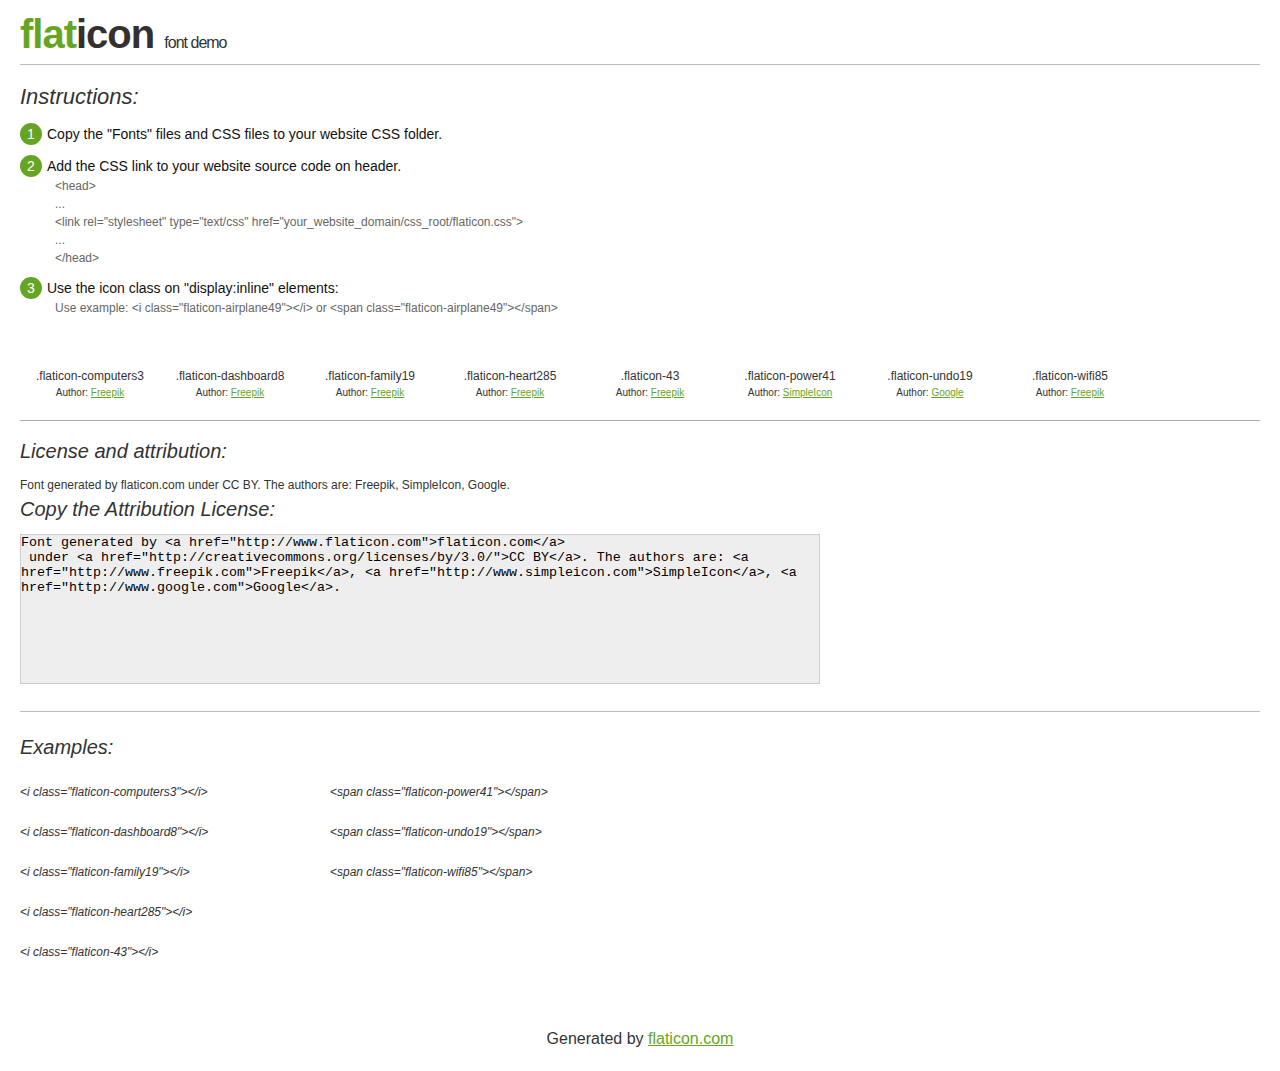
<file: css/icon/flaticon.html>
<!DOCTYPE html>
<html>

<head>
    <title>Flaticon WebFont</title>
    <link rel="stylesheet" type="text/css" href="flaticon.css">
    <meta charset="UTF-8">
    <style>
    body {
        font-family: sans-serif;
        line-height: 1.5;
        font-size: 16px;
        padding: 20px;
        color:#333;
    }
    * {
        -moz-box-sizing: border-box;
        -webkit-box-sizing: border-box;
        box-sizing: border-box;
        margin: 0;
        padding: 0;
    }
    [class^="flaticon-"]:before, [class*=" flaticon-"]:before, [class^="flaticon-"]:after, [class*=" flaticon-"]:after {
        font-family: Flaticon;
        font-size: 30px;
        font-style: normal;
        margin-left: 20px;
        color: #333;
    }
    .image p {
		font-size: 12px;
		margin: 0px;
		clear: none;
		width: 300px;
		line-height: 40px;
	}
    .text {
        float: left;
        font-size:14px;
        margin-top: 15px;
    }
    .text ul {
        margin-left:0px;
        color:#111;
        margin-bottom:20px;
    }
    .text .ex {
        font-size:12px;
        color:#666;
        margin-left:35px;
        display:block;
    }
    .text ul li {
        margin-top:10px;
        list-style:none;
    }
    .num {
        background:#66A523;
        color:#fff;
        border-radius:20px;
        padding:1px;
        display:inline-block;
        width:22px;
        height:22px;
        text-align:center;
        margin-right: 5px;
    }
    .text ul strong {
        font-weight:normal;
        color:#000;
    }
    .image {
        width: 280px;
        float: left;
        margin-bottom: 15px;
        margin-right: 30px;
    }
    #glyphs {
        clear: both;
    }
    .image p:nth-child(even) i {
        clear: none;
    }
    .glyph {
        display: inline-block;
        width: 120px;
        margin: 10px;
        text-align: center;
        vertical-align: top;
        background: #FFF;
    }
    .glyph .glyph-icon {
        padding: 10px;
        display: block;
        font-family:"Flaticon";
        font-size: 64px;
        line-height: 1;
    }
    .glyph .glyph-icon:before {
        font-size: 64px;
        color: #666;
        margin-left: 0;
    }
    .class-name {
        font-size: 12px;
    }
    .author-name {
		font-size: 10px;
	}
	a{
		color: #66A523;
	}
    .instructions {
        font-style:italic;
        font-size:22px;
        margin-bottom:10px;
    }
    .iconsuse {
        font-size:22px;
        font-style:italic;
        padding-top:20px;
        margin-top:20px;
        border-top:1px solid #bbb;
    }
    .usetitle {
        margin-bottom: 10px;
        font-size: 20px;
        font-style: italic;
    }
    .class-name:last-child {
        font-size: 10px;
        color:#888;
    }
    .class-name:last-child a {
        font-size: 10px;
        color:#555;
    }
    .class-name:last-child a:hover {
        color:#66A523;
    }
    .glyph > input {
        display: block;
        width: 100px;
        margin: 5px auto;
        text-align: center;
        font-size: 12px;
        cursor: text;
    }
    .glyph > input.icon-input {
        font-family:"Flaticon";
        font-size: 16px;
        margin-bottom: 10px;
    }
    h1.logo {
        font-size: 40px;
        letter-spacing: -1px;
        margin-top: -16px;
        text-transform: lowercase;
        border-bottom:1px solid #bbb;
    }
    h1.logo strong {
        font-size: 16px;
        font-family:sans-serif;
        font-weight:normal;
        color:#333;
    }
    h1.logo a {
        color:#34302d;
        text-decoration: none;
    }
    h1.logo a span {
        color:#66A523;
    }
    #footer {
        padding-top:40px;
        clear:both;
        text-align:center;
    }
    #footer a {
        color:#66A523;
    }
    textarea {
		margin: 0px;
		width: 800px;
		height: 150px;
		border: 1px solid #CCC;
		resize: none;
		background: #EEE;
    }
    .author-link, .attrDiv a{
    	font-size: 12px;
    	color: #333;
    	text-decoration: none;
    }
    .external {
    	display: block;
    }
    .attrDiv {
		font-size: 12px;
	}
    .attribution {
        border-top: 1px solid #AAA;
        margin: 10px 0;
        padding-top: 15px;
    }
    </style>
</head>

<body>
    <header>
        <h1 class="logo">
            <a href="http://www.flaticon.com">
                <span>FLAT</span>ICON</a>
            <strong>Font Demo</strong>
        </h1>
    </header>

    <section class="demo">
        <div class="text">

            <div class="instructions">Instructions:</div>

            <ul>
                <li>
                    <p>
                        <span class="num">1</span>Copy the "Fonts" files and CSS files to your website CSS folder.
                </li>
                <li>
                    <p>
                        <span class="num">2</span>Add the CSS link to your website source code on header.
                        <br />
                        <span class="ex">&lt;head&gt;
                            <br/>...
                            <br/>&lt;link rel="stylesheet" type="text/css" href="your_website_domain/css_root/flaticon.css"&gt;
                            <br/>...
                            <br/>&lt;/head&gt;</span>
                </li>

                <li>
                    <p>
                        <span class="num">3</span>Use the icon class on "display:inline" elements:
                        <br />
                        <span class="ex">Use example: &lt;i class=&quot;flaticon-airplane49&quot;&gt;&lt;/i&gt; or &lt;span class=&quot;flaticon-airplane49&quot;&gt;&lt;/span&gt;</span>
                </li>
            </ul>
        </div>

    </section>

    <section id="glyphs"><div class="glyph">
		<div class="glyph-icon flaticon-computers3"></div>
		<div class="class-name">.flaticon-computers3</div><div class="author-name">Author: <a href="http://www.flaticon.com/free-icon/computers-network-interface-symbol_36181">Freepik</a></div></div><div class="glyph">
		<div class="glyph-icon flaticon-dashboard8"></div>
		<div class="class-name">.flaticon-dashboard8</div><div class="author-name">Author: <a href="http://www.flaticon.com/free-icon/speedometer_1588">Freepik</a></div></div><div class="glyph">
		<div class="glyph-icon flaticon-family19"></div>
		<div class="class-name">.flaticon-family19</div><div class="author-name">Author: <a href="http://www.flaticon.com/free-icon/family-of-three-in-home_43814">Freepik</a></div></div><div class="glyph">
		<div class="glyph-icon flaticon-heart285"></div>
		<div class="class-name">.flaticon-heart285</div><div class="author-name">Author: <a href="http://www.flaticon.com/free-icon/heart-with-lifeline_55194">Freepik</a></div></div><div class="glyph">
		<div class="glyph-icon flaticon-43"></div>
		<div class="class-name">.flaticon-43</div><div class="author-name">Author: <a href="http://www.flaticon.com/free-icon/laptop-computer-with-wifi-signal_22808">Freepik</a></div></div><div class="glyph">
		<div class="glyph-icon flaticon-power41"></div>
		<div class="class-name">.flaticon-power41</div><div class="author-name">Author: <a href="http://www.flaticon.com/free-icon/power-symbol-off_34235">SimpleIcon</a></div></div><div class="glyph">
		<div class="glyph-icon flaticon-undo19"></div>
		<div class="class-name">.flaticon-undo19</div><div class="author-name">Author: <a href="http://www.flaticon.com/free-icon/undo-button_60690">Google</a></div></div><div class="glyph">
		<div class="glyph-icon flaticon-wifi85"></div>
		<div class="class-name">.flaticon-wifi85</div><div class="author-name">Author: <a href="http://www.flaticon.com/free-icon/wifi-signal_62491">Freepik</a></div></div></section>

<section class="attribution">

	<div class="usetitle">License and attribution:</div><div class="attrDiv">Font generated by <a href="http://www.flaticon.com">flaticon.com</a>
 under <a href="http://creativecommons.org/licenses/by/3.0/">CC BY</a>. The authors are: <a href="http://www.freepik.com">Freepik</a>, <a href="http://www.simpleicon.com">SimpleIcon</a>, <a href="http://www.google.com">Google</a>.</div><div class="usetitle">Copy the Attribution License:</div>

<textarea onclick="this.focus();this.select();">Font generated by &lt;a href=&quot;http://www.flaticon.com&quot;&gt;flaticon.com&lt;/a&gt;
 under &lt;a href=&quot;http://creativecommons.org/licenses/by/3.0/&quot;&gt;CC BY&lt;/a&gt;. The authors are: &lt;a href=&quot;http://www.freepik.com&quot;&gt;Freepik&lt;/a&gt;, &lt;a href=&quot;http://www.simpleicon.com&quot;&gt;SimpleIcon&lt;/a&gt;, &lt;a href=&quot;http://www.google.com&quot;&gt;Google&lt;/a&gt;.</textarea>

</section>

<section class="iconsuse">
    	<div class="usetitle">Examples:</div>
		<div class="image"><p>&lt;i class=&quot;flaticon-computers3&quot;&gt;&lt;/i&gt; <i class="flaticon-computers3"></i></p><p>&lt;i class=&quot;flaticon-dashboard8&quot;&gt;&lt;/i&gt; <i class="flaticon-dashboard8"></i></p><p>&lt;i class=&quot;flaticon-family19&quot;&gt;&lt;/i&gt; <i class="flaticon-family19"></i></p><p>&lt;i class=&quot;flaticon-heart285&quot;&gt;&lt;/i&gt; <i class="flaticon-heart285"></i></p><p>&lt;i class=&quot;flaticon-43&quot;&gt;&lt;/i&gt; <i class="flaticon-43"></i></p></div><div class="image"><p>&lt;span class=&quot;flaticon-power41&quot;&gt;&lt;/span&gt; <span class="flaticon-power41"></span></p><p>&lt;span class=&quot;flaticon-undo19&quot;&gt;&lt;/span&gt; <span class="flaticon-undo19"></span></p><p>&lt;span class=&quot;flaticon-wifi85&quot;&gt;&lt;/span&gt; <span class="flaticon-wifi85"></span></p></div>
</section>
<div id="footer">
    <div>Generated by <a href="http://www.flaticon.com">flaticon.com</a>
    </div>
</div>
	</body>
</html>
</file>
<file: css/style.css>
@import "fonts/gothbookmed.css";@import "fonts/gothbook.css";@import "icon/flaticon.css";@import "hover.css";a{-webkit-transition:all .3s ease;-moz-transition:all .3s ease;-o-transition:all .3s ease;transition:all .3s ease;color:#385ea5}a:hover{text-decoration:none}button,input{background:0 0;outline:0;border:none}body{font:12px/1.5em Conv_gothbook;color:#111}p{font:400 14px/1.5em Conv_gothbook}.rounded{-webkit-border-radius:15px;-webkit-background-clip:padding-box;-moz-border-radius:15px;-moz-background-clip:padding;border-radius:15px;background-clip:padding-box}.no-padding{padding:0}.double-padding{padding:30px}.container{max-vwidth:970px;position:relative;overflow:hidden}h1{font-size:40px;color:#385ea5;font-family:Conv_gothbook;font-weight:600}h2{font-size:30px;color:#385ea5;font-weight:400}h3{font-size:22px;color:#385ea5}h4{font-size:18px;color:#385ea5}p{font-size:16px;color:#111;font-family:Conv_gothbook;margin:0}body{font:14px/1.5em Conv_gothbook;color:#111}.green{color:#0c0}.red{color:#c00}a.more-details,button.more-details,input.more-details{padding:5px 30px;border:1px solid #385ea5;color:#385ea5;font-size:14px;font-weight:400;font-family:Conv_gothbook;-webkit-border-radius:3px;-webkit-background-clip:padding-box;-moz-border-radius:3px;-moz-background-clip:padding;border-radius:3px;background-clip:padding-box}a.more-details:hover,button.more-details:hover,input.more-details:hover{color:#fff}input.more-details{-webkit-border-radius:3px;-webkit-background-clip:padding-box;-moz-border-radius:3px;-moz-background-clip:padding;border-radius:3px;background-clip:padding-box}input.more-details:hover{background:#385ea5}.form-acs{-webkit-border-radius:3px;-webkit-background-clip:padding-box;-moz-border-radius:3px;-moz-background-clip:padding;border-radius:3px;background-clip:padding-box;border:1px solid #385ea5;color:#333;font-family:Conv_gothbook;font-weight:400;font-size:12px;background:#fff;padding:0 5px;width:140px;height:20px}.form-acs:focus{-webkit-box-shadow:inset 0 1px 1px rgba(0,0,0,.075),0 0 8px rgba(102,175,233,.6);-moz-box-shadow:inset 0 1px 1px rgba(0,0,0,.075),0 0 8px rgba(102,175,233,.6);box-shadow:inset 0 1px 1px rgba(0,0,0,.075),0 0 8px rgba(102,175,233,.6);overflow:visible}.info dl.dl-horizontal{margin:10px 0}.info dl.dl-horizontal dt{text-align:left;font-weight:400}.info dl.dl-horizontal dd,.info dl.dl-horizontal dt{line-height:2.5em}.info dl{margin-bottom:10px}.info dl>dt{line-height:2.5em}.toggle{text-align:right}.toggle .formField{display:inline-block}.toggle .formField label{font-weight:400;font-size:14px;font-family:Conv_gothbook}.toggle .formValue{font-size:10pt;color:#7a7a7a;display:inline-block;text-align:left;margin:0;padding:.25em;text-align:top}.toggle .slider-frame{position:relative;display:block;margin:0;padding:0;margin:0 auto;width:83px;height:25px;background-color:#c00;background-repeat:no-repeat;margin-right:5px}.toggle .slider-frame .slider-button{display:inline-block;margin:0;padding:0;width:70px;height:25px;line-height:27px;background:#ccc;color:#fff;font-family:Helvetica;font-size:12px;text-align:center;cursor:pointer;margin-left:13px;background:#474546;-webkit-transition:all .2s ease;-moz-transition:all .2s ease;-o-transition:all .2s ease;transition:all .2s ease}.toggle .slider-frame .slider-button.on{background:#0c0;user-select:none}.toggle .slider-frame.on{position:relative;display:block;margin:0;padding:0;margin:0 auto;width:83px;height:25px;background-color:#0c0;background-repeat:no-repeat;user-select:none;margin-right:5px}.toggle .slider-frame.on .slider-button{margin-left:0;background:#ccc}.toggle .slider-frame:before{background:red;user-select:none}.toggle .slider-frame .slider-button:before{position:absolute;display:block;margin:0;padding:0;width:43px;height:12px;content:''}.navbar-toggle .icon-bar{background:#111}.overlay li.disabled a{pointer-events:none;color:#777}header{height:110px;width:100%;border-bottom:6px solid #385ea5}header .logo h1{margin-top:30px;margin-left:10px}header .current-user{margin-top:50px}header .current-user .user-name{color:#385ea5;margin-right:5px}header .current-user .log-off i{color:#111}header .current-user .user-name{font-size:18px}article nav{position:relative;margin-bottom:20px;width:110px;border:1px solid #385ea5;border-right:2px solid #385ea5}article nav:after{content:"";border-right:2px solid #385ea5;right:-2px;top:0;height:500%;position:absolute;width:0;display:block}article nav ul{margin:0;padding:0}article nav ul li{display:block}article nav ul li a{width:100%;padding:40px 0 30px 0;border-bottom:1px solid #5d87d6;background:#fff;text-align:center;display:block;font-size:16px}article nav ul li a [class*=" flaticon-"]:after,article nav ul li a [class*=" flaticon-"]:before,article nav ul li a [class^=flaticon-]:after,article nav ul li a [class^=flaticon-]:before{font-size:40px}article nav ul li a i,article nav ul li a span{display:block}article nav ul li a span{margin-top:10px}article nav ul li a:hover{color:#fff}article nav ul li.active a{background:#385ea5;color:#fff}article nav ul li.disabled a{pointer-events:none;color:#777}article .dashboard{margin-top:40px}article .dashboard .box{width:100%;border:1px solid #385ea5;background:#faf9f8;-webkit-border-radius:5px;-webkit-background-clip:padding-box;-moz-border-radius:5px;-moz-background-clip:padding;border-radius:5px;background-clip:padding-box}article .dashboard .box .title{width:100%;border-bottom:1px solid #385ea5;padding:15px;color:#385ea5}article .dashboard .box .title i{vertical-align:middle}article .dashboard .box .title [class*=" flaticon-"]:after,article .dashboard .box .title [class*=" flaticon-"]:before,article .dashboard .box .title [class^=flaticon-]:after,article .dashboard .box .title [class^=flaticon-]:before{font-size:24px}article .dashboard .box .title h3{margin:0 0 0 5px;display:inline-block}article .dashboard .box .details{width:100%;padding:10px 5px}article .dashboard .box .details .info{margin-top:10px}article .dashboard .box .details .info dl.dl-horizontal{height:100px}article .dashboard .box .details .info dl.dl-horizontal dt{width:100px;font-family:Conv_gothbookmed}article .dashboard .box .details .info dl.dl-horizontal dd{margin-left:100px}article .dashboard .box .details .info dl{height:100px}article .dashboard .box-2nd-row{margin-top:30px}article .dashboard .box-connected-devices dl dt{width:140px!important}article .dashboard .box-connected-devices dl dl{margin-left:140px!important}article .page-title{width:100%;padding-left:15px;border-bottom:1px solid #385ea5;color:#385ea5;margin-bottom:20px;position:relative}article .page-title i{vertical-align:middle}article .page-title [class*=" flaticon-"]:after,article .page-title [class*=" flaticon-"]:before,article .page-title [class^=flaticon-]:after,article .page-title [class^=flaticon-]:before{font-size:30px}article .page-title h2{display:inline-block;margin-left:10px}article .page-title .toggle{margin-top:20px;float:right}article .page-title .toggle label{font-weight:600}article .page-title:before{border-bottom:1px solid #b7c5df;position:absolute;left:0;width:100%;height:1px;display:block;right:0;bottom:0;pointer-events:none;content:""}article .page-content{-webkit-border-radius:5px;-webkit-background-clip:padding-box;-moz-border-radius:5px;-moz-background-clip:padding;border-radius:5px;background-clip:padding-box;margin-bottom:20px}article .my-network .content-my-network{width:100%;background:#faf9f8;border:1px solid #385ea5}article .my-network .content-my-network table.table-bordered,article .my-network .content-my-network td{border:1px solid #dee3ec}article .my-network .content-my-network table{margin-bottom:0}article .my-network .content-my-network table th{font-size:22px;color:#385ea5;border-bottom:1px solid #385ea5;font-weight:400}article .my-network .content-my-network table td:nth-child(odd){text-align:center;vertical-align:middle}article .my-network .content-my-network table td:nth-child(even){padding:10px 20px}article .my-network .content-my-network .info dl.dl-horizontal dt{width:100px}article .my-network .content-my-network .info dl.dl-horizontal dd{margin-left:100px}article .connected-devices .content-connected-devices{background:#faf9f8;border:1px solid #385ea5;padding:30px}article .connected-devices .content-connected-devices table{margin-top:10px;font-size:13px}article .connected-devices .content-connected-devices table td,article .connected-devices .content-connected-devices table th{padding:15px 10px}article .connected-devices .content-connected-devices table th{border-top:3px solid #385ea5;border-bottom:3px solid #385ea5;text-align:center;font-family:Conv_gothbookmed;font-weight:400}article .connected-devices .content-connected-devices table tr{border-color:#dee3ec}article .connected-devices .content-connected-devices table tr td{text-align:center;vertical-align:middle;border-bottom:1px solid #dee3ec}article .connected-devices .content-connected-devices .device-image a{cursor:pointer;word-wrap:break-word}article .connected-devices .content-connected-devices .device-image img{margin-bottom:5px}article .wifi-setting .content-wifi-setting{background:#faf9f8;border:1px solid #385ea5}article .wifi-setting .content-wifi-setting .box-title{width:100%;padding:20px;border-bottom:1px solid #d3dae7}article .wifi-setting .content-wifi-setting .box-title h3{margin:0}article .wifi-setting .content-wifi-setting .setup{width:100%;padding:20px;border-top:1px solid #6c87bb;border-bottom:1px solid #d3dae7}article .wifi-setting .content-wifi-setting .setup dl.dl-horizontal{margin-bottom:0}article .wifi-setting .content-wifi-setting .setup dl.dl-horizontal dt{width:115px;text-align:right;font-weight:400;font-family:Conv_gothbook;height:35px}article .wifi-setting .content-wifi-setting .setup dl.dl-horizontal dd{margin-left:125px}article .wifi-setting .content-wifi-setting .setup dl.dl-horizontal dd .toggle{float:left}article .wifi-setting .content-wifi-setting .more-action{border-top:1px solid #6c87bb;padding:20px;width:100%}article .wifi-setting .content-wifi-setting .more-action .add-guest{text-align:left}article .wifi-setting .content-wifi-setting .more-action .action{text-align:right}article .diagnostic .content-diagnostic{background:#faf9f8;border:1px solid #385ea5}article .diagnostic .content-diagnostic .box-title{width:100%;padding:20px;border-bottom:1px solid #d3dae7}article .diagnostic .content-diagnostic .box-title h3{margin:0}article .diagnostic .content-diagnostic .setup{width:100%;padding:20px;border-top:1px solid #6c87bb;border-bottom:1px solid #d3dae7}article .diagnostic .content-diagnostic .setup dl.dl-horizontal{margin-bottom:0}article .diagnostic .content-diagnostic .setup dl.dl-horizontal dt{width:130px;text-align:left;font-weight:400;font-family:Conv_gothbook;height:35px}article .diagnostic .content-diagnostic .setup dl.dl-horizontal dd{margin-left:130px}article .diagnostic .content-diagnostic span.glyphicon{vertical-align:text-top;font-size:16px}.chooseDeviceIcon .modal-dialog{width:700px}.chooseDeviceIcon .modal-dialog .modal-content{border:3px solid #385ea5}.chooseDeviceIcon .modal-dialog form>div:nth-child(2){border-right:1px solid #dee3ec;border-left:1px solid #dee3ec}.chooseDeviceIcon .modal-dialog .current-icon{text-align:center}.chooseDeviceIcon .modal-dialog .current-icon img{padding:20px 0}.chooseDeviceIcon .modal-dialog .select-icon ul li a{float:left;border:2px solid #fff;margin:1px}.chooseDeviceIcon .modal-dialog .select-icon ul li a:hover{border-color:#385ea5}.chooseDeviceIcon .modal-dialog .select-icon ul li a img{width:55px}.chooseDeviceIcon .modal-dialog .action-icon{text-align:center}.chooseDeviceIcon .modal-dialog .action-icon input{margin-bottom:10px}.login-overlay{position:fixed;width:100vw;height:100vh;top:0;left:0;z-index:999;background:rgba(255,255,255,.9);-webkit-transition:all .3s ease;-moz-transition:all .3s ease;-o-transition:all .3s ease;transition:all .3s ease}.login-overlay .box{width:100%;border:2px solid #385ea5;background:#faf9f8;padding:40px;overflow-y:hidden;position:relative;margin-top:50%;-webkit-border-radius:5px;-webkit-background-clip:padding-box;-moz-border-radius:5px;-moz-background-clip:padding;border-radius:5px;background-clip:padding-box}.login-overlay .box .bg-logoff{color:#eaecf1}.login-overlay .box [class*=" flaticon-"]:after,.login-overlay .box [class*=" flaticon-"]:before,.login-overlay .box [class^=flaticon-]:after,.login-overlay .box [class^=flaticon-]:before{font-family:Flaticon;font-size:233px;font-style:normal;font-weight:700;left:-120px;position:absolute;top:106px}.login-overlay .box .login-head{width:100%;color:#385ea5;margin-bottom:20px}.login-overlay .box .login-head h1{margin:0 0 0 20px;display:inline-block;line-height:.8em}.login-overlay .box .form-login{position:relative;z-index:1}.login-overlay .box .form-login dl.dl-horizontal{height:auto}.login-overlay .box .form-login dl.dl-horizontal dt{width:30%;font-family:Conv_gothbookmed;text-align:left;color:#385ea5}.login-overlay .box .form-login dl.dl-horizontal dd{margin-left:0;width:100%;margin-bottom:10px}.login-overlay .box .form-login dl.dl-horizontal dd input{width:70%}.login-overlay .box .form-login .btn-sign-in{width:49%}.login-overlay .box .form-login .sign-up{background:#385ea5;text-align:center;color:#fff}.alert{display:none}
</file>
<file: css/media.css>
@media (max-width:568px){h1{font-size:30px}h2{font-size:20px}h3{font-size:16px}h4{font-size:14px}p{font-size:10px}body{font:10px}.none{display:none!important}a.more-details,input.more-details,button.more-details{font-size:12px}header{height:80px}header .current-user{margin-top:0}header .current-user .user-name{font-size:14px}header .logo img{width:60px}header .logo h1{margin-top:5px}header .navbar-toggle{margin:0;padding:3px}.overlay nav{font-size:16px!important}.overlay ul li{height:calc(13.8%)!important;border-bottom:none!important}.overlay .overlay-close{height:20px!important;width:20px!important}.toggle{text-align:left!important}article nav{display:none}article .box.box-connected-devices{margin-top:30px}article .box.box-diagnostic{margin-bottom:30px}article .dashboard{margin-top:20px}article .dashboard .box .details .info{margin-top:0}article dl.dl-horizontal,article dl{height:auto!important}article dl.dl-horizontal dt,article dl dt,article dl.dl-horizontal dd,article dl dd{font-size:10px;margin-left:0!important;text-align:left!important;height:auto!important}article dd{margin-bottom:10px}article .more-action .add-guest,article .more-action .action{text-align:center!important}article .more-action .add-guest{margin-bottom:10px}.content-connected-devices table,.content-connected-devices thead,.content-connected-devices tbody,.content-connected-devices th,.content-connected-devices td,.content-connected-devices tr{display:block}.content-connected-devices thead tr{position:absolute;top:-9999px;left:-9999px}.content-connected-devices th{padding:5px!important}.content-connected-devices td{border:none;position:relative;padding:5px 5px 5px 60%!important;font-size:10px;text-align:left!important}.content-connected-devices td img{width:35px}.content-connected-devices td:before{position:absolute;top:6px;left:6px;width:45%;white-space:nowrap;font-size:10px}.content-connected-devices tr:nth-of-type(1){display:none}.content-connected-devices .table-connected-devices td:nth-of-type(1):before{content:"Devices"}.content-connected-devices .table-connected-devices td:nth-of-type(2):before{content:"IP Address"}.content-connected-devices .table-connected-devices td:nth-of-type(3):before{content:"Current State"}.content-connected-devices .table-connected-devices td:nth-of-type(4):before{content:"Interface"}.content-connected-devices .table-connected-devices td:nth-of-type(5):before{content:"Hostname"}.content-connected-devices .table-connected-devices td:nth-of-type(6):before{content:"MAC Address"}.content-connected-devices .table-connected-devices td:nth-of-type(7):before{content:"Network Access"}.content-connected-devices .table-connected-devices th{padding:5px!important}.table-my-network .more-details{padding:inherit!important}.chooseDeviceIcon .modal-dialog{width:90%;margin:10% auto}.chooseDeviceIcon .modal-dialog form>div{border:none!important}.chooseDeviceIcon .modal-dialog .select-icon{text-align:center}.login-overlay .box{padding:8%}.login-overlay .box .form-login dl.dl-horizontal dt{width:100%;text-align:center}.login-overlay .box .form-login dl.dl-horizontal dd{width:100%}.login-overlay .box .form-login dl.dl-horizontal dd input{width:100%}}@media (min-width:568px) and (max-width:1024px){h1{font-size:30px}h2{font-size:20px}h3{font-size:16px}h4{font-size:14px}p{font-size:10px}body{font:10px}.none{display:none!important}.chooseDeviceIcon .modal-dialog{width:90%;margin:10% auto}.chooseDeviceIcon .modal-dialog form>div{border:none!important}.chooseDeviceIcon .modal-dialog .select-icon{text-align:center}a.more-details,input.more-details,button.more-details{font-size:12px}header{height:80px}header .current-user{margin-top:0}header .current-user .user-name{font-size:14px}header .logo img{width:60px}header .logo h1{margin-top:5px}header .navbar-toggle{margin:0;padding:3px}.overlay nav{font-size:16px!important}.overlay ul li{height:calc(13.8%)!important;border-bottom:none!important}.overlay .overlay-close{height:20px!important;width:20px!important}article nav{display:none}article .box.box-connected-devices{margin-top:30px}article .dashboard{margin-top:20px}article .dashboard .box .details .info{margin-top:0}article dl.dl-horizontal,article dl{height:auto!important}article dl.dl-horizontal dt,article dl dt,article dl.dl-horizontal dd,article dl dd{font-size:10px;margin-left:0!important}.login-overlay .box{margin-top:10%}}
</file>
<file: css/overlay-menu.css>
/* Overlay style */
.overlay {
	position: fixed;
	width: 100%;
	height: 100%;
	top: 0;
	left: 0;
	background: rgba(56,94,165,0.9);
}

/* Overlay closing cross */
.overlay .overlay-close {
	width: 80px;
	height: 80px;
	position: absolute;
	right: 20px;
	top: 20px;
	overflow: hidden;
	border: none;
	background: url(../img/cross.png) no-repeat center center;
	text-indent: 200%;
	color: transparent;
	outline: none;
	z-index: 100;
}

/* Menu style */
.overlay nav {
	text-align: center;
	position: relative;
	top: 50%;
	height: 60%;
	font-size: 54px;
	-webkit-transform: translateY(-50%);
	transform: translateY(-50%);
}

.overlay ul {
	list-style: none;
	padding: 0;
	margin: 0 auto;
	display: inline-block;
	height: 100%;
	position: relative;
}

.overlay ul li {
	display: block;
	height: 20%;
	height: calc(100% / 5);
	min-height: 54px;
}

.overlay ul li a {
	font-weight: 300;
	display: block;
	color: #fff;
	-webkit-transition: color 0.2s;
	transition: color 0.2s;
}

.overlay ul li a:hover,
.overlay ul li a:focus {
	color: #e3fcb1;
}

/* Effects */
.overlay-hugeinc {
	opacity: 0;
	visibility: hidden;
	-webkit-transition: opacity 0.5s, visibility 0s 0.5s;
	transition: opacity 0.5s, visibility 0s 0.5s;
}

.overlay-hugeinc.open {
	opacity: 1;
	visibility: visible;
	-webkit-transition: opacity 0.5s;
	transition: opacity 0.5s;
}

.overlay-hugeinc nav {
	-webkit-perspective: 1200px;
	perspective: 1200px;
}

.overlay-hugeinc nav ul {
	opacity: 0.4;
	-webkit-transform: translateY(-25%) rotateX(35deg);
	transform: translateY(-25%) rotateX(35deg);
	-webkit-transition: -webkit-transform 0.5s, opacity 0.5s;
	transition: transform 0.5s, opacity 0.5s;
}

.overlay-hugeinc.open nav ul {
	opacity: 1;
	-webkit-transform: rotateX(0deg);
	transform: rotateX(0deg);
}

.overlay-hugeinc.close nav ul {
	-webkit-transform: translateY(25%) rotateX(-35deg);
	transform: translateY(25%) rotateX(-35deg);
}

@media screen and (max-height: 30.5em) {
	.overlay nav {
		height: 70%;
		font-size: 24px;
	}
	.overlay ul li {
		min-height: 34px;
		border-bottom: 1px solid #fff;
		width: 100%;
		line-height: 2.6em;
	}
	.overlay ul li:last-child {
		border-bottom: none;
	}
}
</file>
<file: css/icon/flaticon.css>
@font-face {
	font-family: "Flaticon";
	src: url("flaticon.eot");
	src: url("flaticon.eot#iefix") format("embedded-opentype"),
	url("flaticon.woff") format("woff"),
	url("flaticon.ttf") format("truetype"),
	url("flaticon.svg") format("svg");
	font-weight: normal;
	font-style: normal;
}
[class^="flaticon-"]:before, [class*=" flaticon-"]:before,
[class^="flaticon-"]:after, [class*=" flaticon-"]:after {
	font-family: Flaticon;
        font-size: 20px;
font-style: normal;
}.flaticon-connected-devices:before {
	content: "\e000";
}
.flaticon-dashboard:before {
	content: "\e001";
}
.flaticon-my-network:before {
	content: "\e002";
}
.flaticon-diagnostic:before {
	content: "\e003";
}
.flaticon-wifi-setting:before {
	content: "\e004";
}
.flaticon-log-off:before {
	content: "\e005";
}
.flaticon-reset:before {
	content: "\e006";
}
.flaticon-wifi-setting2:before {
	content: "\e007";
}
</file>
